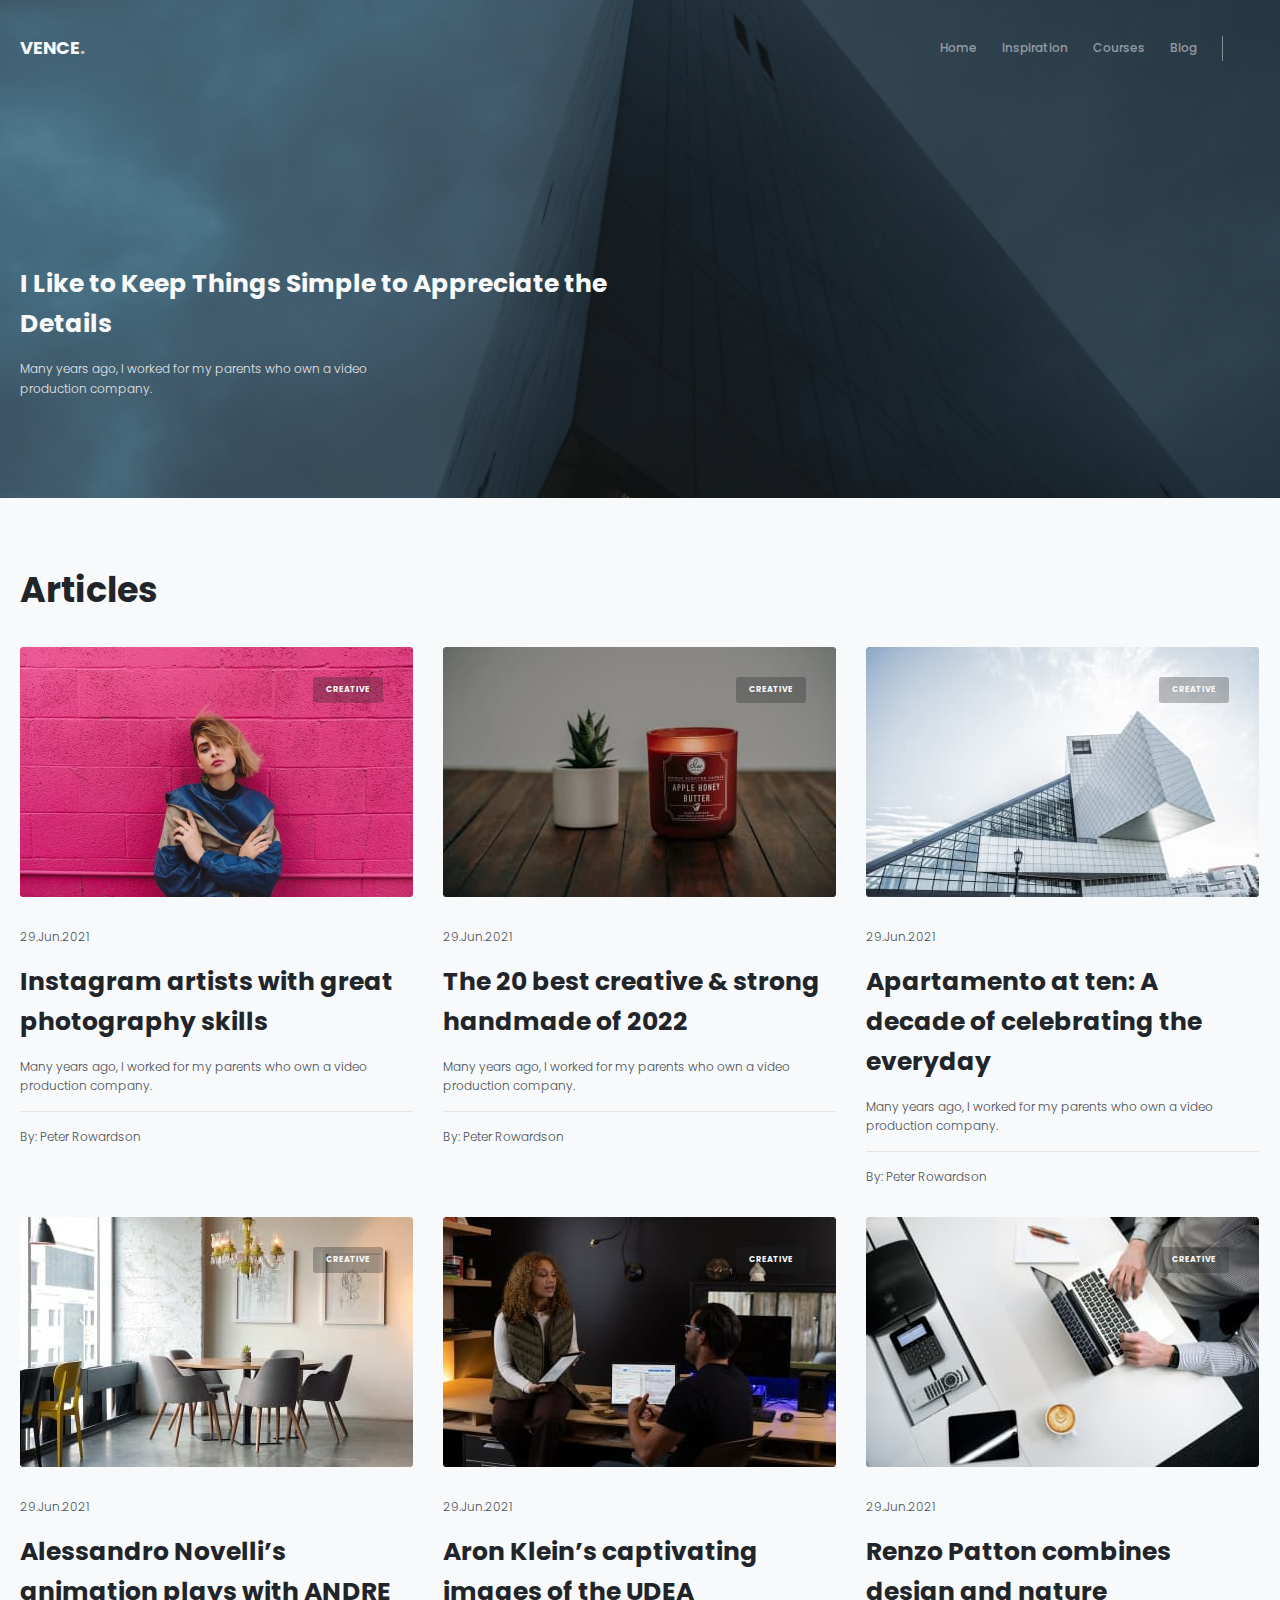
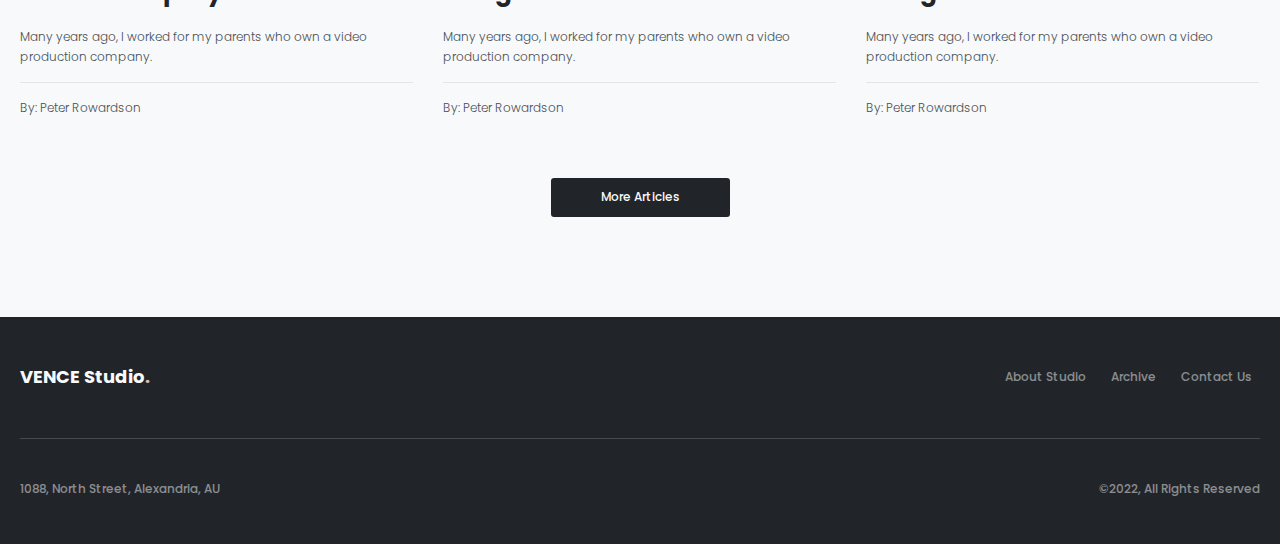
<file: index.html>
<!DOCTYPE html>
<html lang="en">

<head>
	<meta charset="UTF-8">
	<meta http-equiv="X-UA-Compatible" content="IE=edge">
	<meta name="viewport" content="width=device-width, initial-scale=1.0">
	<title>Vence.</title>
	<link rel="preconnect" href="https://fonts.googleapis.com">
	<link rel="preconnect" href="https://fonts.gstatic.com" crossorigin>
	<link href="https://fonts.googleapis.com/css2?family=Poppins:wght@300;500;700&display=swap" rel="stylesheet">
	<link rel="stylesheet" href="https://cdn.jsdelivr.net/npm/modern-normalize@2.0.0/modern-normalize.min.css">
	<link rel="stylesheet" href="./css/style.css">
</head>

<body>
	<header class="header">
		<div class="container">
			<div class="header-container">
				<nav class="nav">
					<a href="./index.html" class="logo">VENCE<span>.</span></a>
					<ul class="list">
						<li class="list-nav__item">
							<a href="#" class="nav-link fw-500" aria-label="Home">Home</a>
						</li>
						<li class="list-nav__item">
							<a href="#" class="nav-link fw-500" aria-label="Inspiration">Inspiration</a>
						</li>
						<li class="list-nav__item">
							<a href="#" class="nav-link fw-500" aria-label="Courses">Courses</a>
						</li>
						<li class="list-nav__item">
							<a href="./blog.html" class="nav-link fw-500" aria-label="Blog">Blog</a>
						</li>
					</ul>
				</nav>
			</div>
		</div>
	</header>
	<main class="main">
		<section class="hero">
			<div class="container">
				<h1 class="hero-title">I Like to Keep Things Simple to Appreciate the Details</h1>
				<p class="hero-paragraph fw-300">Many years ago, I worked for my parents who own a video
					production company.</p>
			</div>
		</section>
		<section class="articles">
			<div class="container">
				<h2 class="title">Articles</h2>
				<section class="articles-block">
					<article class="article">
						<ul class="article-list">
							<li class="article-list__item">
								<a href="#" class="category">CREATIVE</a>
							</li>
							<li class="article-list__item">
								<a href="./article-instagram.html" aria-label="instagram-page">
									<img src="./images/image-1.jpg" alt="girl near pink wall" class="image-item" width="393"
										height="250">
								</a>
							</li>
							<li class="article-list__item">
								<p class="date fw-300">29.Jun.2021</p>
							</li>
							<li class="article-list__item">
								<a href="./article-instagram.html" aria-label="instagram-page">
									<h3 class="subtitle">Instagram artists with great photography skills</h3>
								</a>
							</li>
							<li class="article-list__item">
								<p class="item-paragraph fw-300">Many years ago, I worked for my parents who own a video
									production company.</p>
							</li>
							<li class="article-list__item">
								<p class="author fw-300">By: Peter Rowardson</p>
							</li>
						</ul>
					</article>
					<article class="article">
						<ul class="article-list">
							<li class="article-list__item">
								<a href="#" class="category">CREATIVE</a>
							</li>
							<li class="article-list__item">
								<a href="#">
									<img src="./images/image-2.jpg" alt="apple honey candle" class="image-item" width="393"
										height="250">
								</a>
							</li>
							<li class="article-list__item">
								<p class="date fw-300">29.Jun.2021</p>
							</li>
							<li class="article-list__item">
								<a href="">
									<h3 class="subtitle">The 20 best creative & strong handmade of 2022</h3>
								</a>
							</li>
							<li class="article-list__item">
								<p class="item-paragraph fw-300">Many years ago, I worked for my parents who own a video
									production company.</p>
							</li>
							<li class="article-list__item">
								<p class="author fw-300">By: Peter Rowardson</p>
							</li>
						</ul>
					</article>
					<article class="article">
						<ul class="article-list">
							<li class="article-list__item">
								<a href="#" class="category">CREATIVE</a>
							</li>
							<li class="article-list__item">
								<a href="#">
									<img src="./images/image-3.jpg" alt="glass building" class="image-item" width="393"
										height="250">
								</a>
							</li>
							<li class="article-list__item">
								<p class="date fw-300">29.Jun.2021</p>
							</li>
							<li class="article-list__item">
								<a href="">
									<h3 class="subtitle">Apartamento at ten: A decade of celebrating the everyday</h3>
								</a>
							</li>
							<li class="article-list__item">
								<p class="item-paragraph fw-300">Many years ago, I worked for my parents who own a video
									production company.</p>
							</li>
							<li class="article-list__item">
								<p class="author fw-300">By: Peter Rowardson</p>
							</li>
						</ul>
					</article>
					<article class="article">
						<ul class="article-list">
							<li class="article-list__item">
								<a href="#" class="category">CREATIVE</a>
							</li>
							<li class="article-list__item">
								<a href="#">
									<img src="./images/image-4.jpg" alt="office" class="image-item" width="393" height="250">
								</a>
							</li>
							<li class="article-list__item">
								<p class="date fw-300">29.Jun.2021</p>
							</li>
							<li class="article-list__item">
								<a href="">
									<h3 class="subtitle">Alessandro Novelli’s animation plays with ANDRE</h3>
								</a>
							</li>
							<li class="article-list__item">
								<p class="item-paragraph fw-300">Many years ago, I worked for my parents who own a video
									production company.</p>
							</li>
							<li class="article-list__item">
								<p class="author fw-300">By: Peter Rowardson</p>
							</li>
						</ul>
					</article>

					<article class="article">
						<ul class="article-list">
							<li class="article-list__item">
								<a href="#" class="category">CREATIVE</a>
							</li>
							<li class="article-list__item">
								<a href="#">
									<img src="./images/image-5.jpg" alt="team work" class="image-item" width="393" height="250">
								</a>
							</li>
							<li class="article-list__item">
								<p class="date fw-300">29.Jun.2021</p>
							</li>
							<li class="article-list__item">
								<a href="">
									<h3 class="subtitle">Aron Klein’s captivating images of the UDEA</h3>
								</a>
							</li>
							<li class="article-list__item">
								<p class="item-paragraph fw-300">Many years ago, I worked for my parents who own a video
									production company.</p>
							</li>
							<li class="article-list__item">
								<p class="author fw-300">By: Peter Rowardson</p>
							</li>
						</ul>
					</article>
					<article class="article">
						<ul class="article-list">
							<li class="article-list__item">
								<a href="#" class="category">CREATIVE</a>
							</li>
							<li class="article-list__item">
								<a href="#">
									<img src="./images/image-6.jpg" alt="man work in laptop" class="image-item" width="393"
										height="250">
								</a>
							</li>
							<li class="article-list__item">
								<p class="date fw-300">29.Jun.2021</p>
							</li>
							<li class="article-list__item">
								<a href="">
									<h3 class="subtitle">Renzo Patton combines design and nature</h3>
								</a>
							</li>
							<li class="article-list__item">
								<p class="item-paragraph fw-300">Many years ago, I worked for my parents who own a video
									production company.</p>
							</li>
							<li class="article-list__item">
								<p class="author fw-300">By: Peter Rowardson</p>
							</li>
						</ul>
					</article>
				</section>
				<button type="button" class="article-button fw-500">More Articles</button>
			</div>
		</section>
	</main>
	<footer class="footer">
		<div class="container">
			<div class="menu-footer">
				<a href="./index.html" class="logo-footer">VENCE Studio<span>.</span></a>
				<ul class="list-footer">
					<li class="list-nav__item">
						<a href="#" class="nav-link fw-500" aria-label="About menuStudio" target="_blank">About Studio</a>
					</li>
					<li class="list-nav__item">
						<a href="#" class="nav-link fw-500" aria-label="Archive" target="_blank">Archive</a>
					</li>
					<li class="list-nav__item">
						<a href="#" class="nav-link fw-500" aria-label="Contact Us" target="_blank">Contact Us</a>
					</li>
				</ul>
			</div>
			<div class="footer-bottom">
				<address class="address fw-500">1088, North Street, Alexandria, AU</address>
				<p class="footer-paragraph fw-500">&copy;2022, All Rights Reserved</p>
			</div>
		</div>
	</footer>
</body>

</html>
</file>
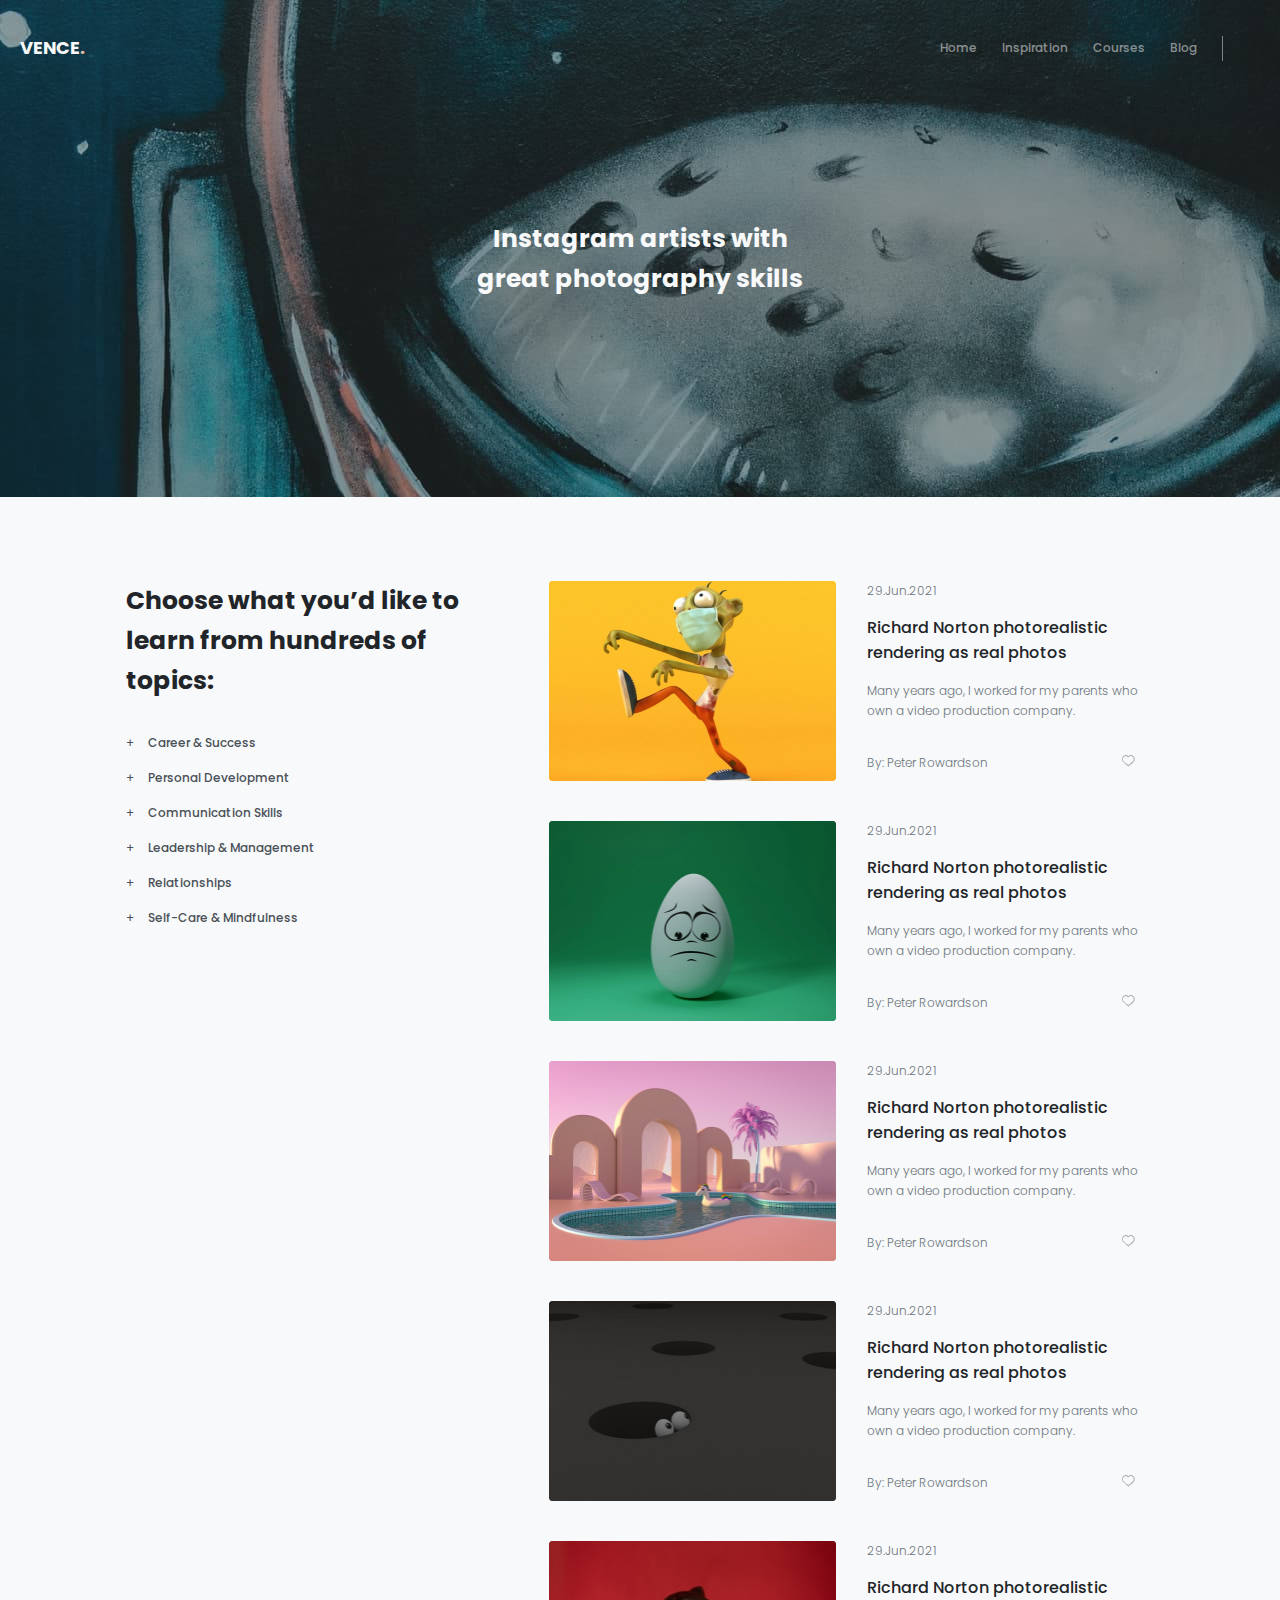
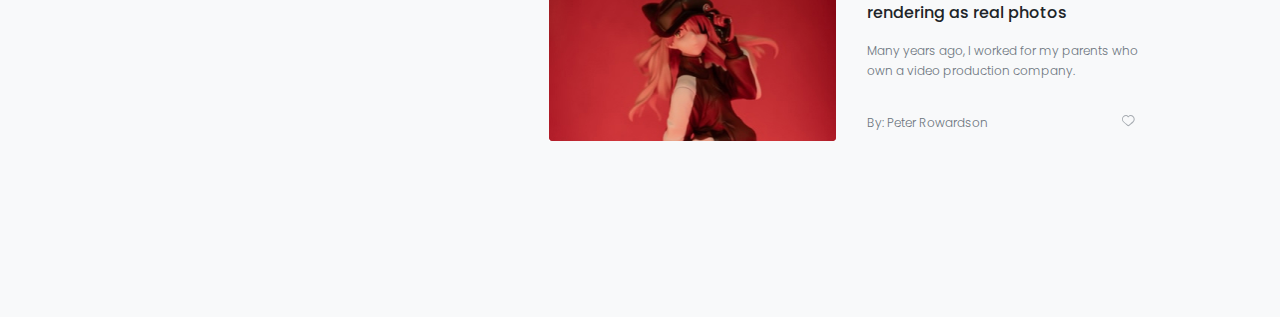
<file: article-instagram.html>
<!DOCTYPE html>
<html lang="en">

<head>
	<meta charset="UTF-8">
	<meta http-equiv="X-UA-Compatible" content="IE=edge">
	<meta name="viewport" content="width=device-width, initial-scale=1.0">
	<title>Vence.</title>
	<link rel="preconnect" href="https://fonts.googleapis.com">
	<link rel="preconnect" href="https://fonts.gstatic.com" crossorigin>
	<link href="https://fonts.googleapis.com/css2?family=Poppins:wght@300;500;700&display=swap" rel="stylesheet">
	<link rel="stylesheet" href="https://cdn.jsdelivr.net/npm/modern-normalize@2.0.0/modern-normalize.min.css">
	<link rel="stylesheet" href="./css/style.css">
</head>


<body>
	<header class="header">
		<div class="container">
			<div class="header-container">
				<nav class="nav">
					<a href="./index.html" class="logo">VENCE<span>.</span></a>
					<ul class="list">
						<li class="list-nav__item">
							<a href="./index.html" class="nav-link fw-500" aria-label="Home">Home</a>
						</li>
						<li class="list-nav__item">
							<a href="#" class="nav-link fw-500" aria-label="Inspiration">Inspiration</a>
						</li>
						<li class="list-nav__item">
							<a href="#" class="nav-link fw-500" aria-label="Courses">Courses</a>
						</li>
						<li class="list-nav__item">
							<a href="./blog.html" class="nav-link fw-500" aria-label="Blog">Blog</a>
						</li>
					</ul>
				</nav>
			</div>
		</div>
	</header>
	<main>
		<section class="hero-instagram hero">
			<div class="container">
				<h1 class="hero-title__instagram">Instagram artists with great
					photography skills</h1>
			</div>
		</section>
		<section class="container-instagram">
			<section class="sidebar">
				<h2 class="sidebar-title subtitle">Choose what you’d like to learn from hundreds of topics:</h2>
				<ul class="sidebar-instagram">
					<li class="sidebar-instagram__item">
						<button type="button" class="button-category-instagram">Career & Success</button>
					</li>
					<li class="sidebar-instagram__item">
						<button type="button" class="button-category-instagram">Personal Development</button>
					</li>
					<li class="sidebar-instagram__item">
						<button type="button" class="button-category-instagram">Communication Skills</button>
					</li>
					<li class="sidebar-instagram__item">
						<button type="button" class="button-category-instagram">Leadership & Management</button>
					</li>
					<li class="sidebar-instagram__item">
						<button type="button" class="button-category-instagram">Relationships</button>
					</li>
					<li class="sidebar-instagram__item">
						<button type="button" class="button-category-instagram">Self-Care & Mindfulness</button>
					</li>
				</ul>
			</section>
			<section class="main-block">
				<article class="article-instagram">
					<a href="#">
						<img src="./images/article-instagram/zombie.jpg" alt="zombie" class="image-item__instagram"
							width="287" height="200">
					</a>
					<ul class="instagram-list">
						<li class="instagram-list__item">
							<p class="date-instagram fw-300">29.Jun.2021</p>
						</li>
						<li class="instagram-list__item">
							<button type="button">
								<h3 class="subtitle-instagram fw-500">Richard Norton photorealistic rendering as real photos
								</h3>
							</button>
						</li>
						<li class="instagram-list__item">
							<p class="item-paragraph-instagram fw-300">Many years ago, I worked for my parents who own a video
								production company.</p>
						</li>
						<li class="instagram-list__item">
							<p class="author-instagram author fw-300">By: Peter Rowardson</p>
							<button type="button" class="button-like">
								<img src="./images/article-instagram/like.svg" alt="like-button">
							</button>
						</li>
					</ul>
				</article>
				<article class="article-instagram">
					<a href="#">
						<img src="./images/article-instagram/sad-egg.jpg" alt="sad-egg" class="image-item__instagram"
							width="287" height="200">
					</a>
					<ul class="instagram-list">
						<li class="instagram-list__item">
							<p class="date-instagram fw-300">29.Jun.2021</p>
						</li>
						<li class="instagram-list__item">
							<button type="button">
								<h3 class="subtitle-instagram fw-500">Richard Norton photorealistic rendering as real photos
								</h3>
							</button>
						</li>
						<li class="instagram-list__item">
							<p class="item-paragraph-instagram fw-300">Many years ago, I worked for my parents who own a video
								production company.</p>
						</li>
						<li class="instagram-list__item">
							<p class="author-instagram author fw-300">By: Peter Rowardson</p>
							<button type="button" class="button-like">
								<img src="./images/article-instagram/like.svg" alt="like-button">
							</button>
						</li>
					</ul>
				</article>
				<article class="article-instagram">
					<a href="#">
						<img src="./images/article-instagram/oasis.jpg" alt="pink oasis" class="image-item__instagram"
							width="287" height="200">
					</a>
					<ul class="instagram-list">
						<li class="instagram-list__item">
							<p class="date-instagram fw-300">29.Jun.2021</p>
						</li>
						<li class="instagram-list__item">
							<button type="button">
								<h3 class="subtitle-instagram fw-500">Richard Norton photorealistic rendering as real photos
								</h3>
							</button>
						</li>
						<li class="instagram-list__item">
							<p class="item-paragraph-instagram fw-300">Many years ago, I worked for my parents who own a video
								production company.</p>
						</li>
						<li class="instagram-list__item">
							<p class="author-instagram author fw-300">By: Peter Rowardson</p>
							<button type="button" class="button-like">
								<img src="./images/article-instagram/like.svg" alt="like-button">
							</button>
						</li>
					</ul>
				</article>
				<article class="article-instagram">
					<a href="#">
						<img src="./images/article-instagram/pit-eyes.jpg" alt="pit with eyes" class="image-item__instagram"
							width="287" height="200">
					</a>
					<ul class="instagram-list">
						<li class="instagram-list__item">
							<p class="date-instagram fw-300">29.Jun.2021</p>
						</li>
						<li class="instagram-list__item">
							<button type="button">
								<h3 class="subtitle-instagram fw-500">Richard Norton photorealistic rendering as real photos
								</h3>
							</button>
						</li>
						<li class="instagram-list__item">
							<p class="item-paragraph-instagram fw-300">Many years ago, I worked for my parents who own a video
								production company.</p>
						</li>
						<li class="instagram-list__item">
							<p class="author-instagram author fw-300">By: Peter Rowardson</p>
							<button type="button" class="button-like">
								<img src="./images/article-instagram/like.svg" alt="like-button">
							</button>
						</li>
					</ul>
				</article>
				<article class="article-instagram">
					<a href="#">
						<img src="./images/article-instagram/anime-girl.jpg" alt="anime-girl" class="image-item__instagram"
							width="287" height="200">
					</a>
					<ul class="instagram-list">
						<li class="instagram-list__item">
							<p class="date-instagram fw-300">29.Jun.2021</p>
						</li>
						<li class="instagram-list__item">
							<button type="button">
								<h3 class="subtitle-instagram fw-500">Richard Norton photorealistic rendering as real photos
								</h3>
							</button>
						</li>
						<li class="instagram-list__item">
							<p class="item-paragraph-instagram fw-300">Many years ago, I worked for my parents who own a video
								production company.</p>
						</li>
						<li class="instagram-list__item">
							<p class="author-instagram author fw-300">By: Peter Rowardson</p>
							<button type="button" class="button-like">
								<img src="./images/article-instagram/like.svg" alt="like-button">
							</button>
						</li>
					</ul>
				</article>
			</section>
		</section>
	</main>
	<footer></footer>
</body>
</file>
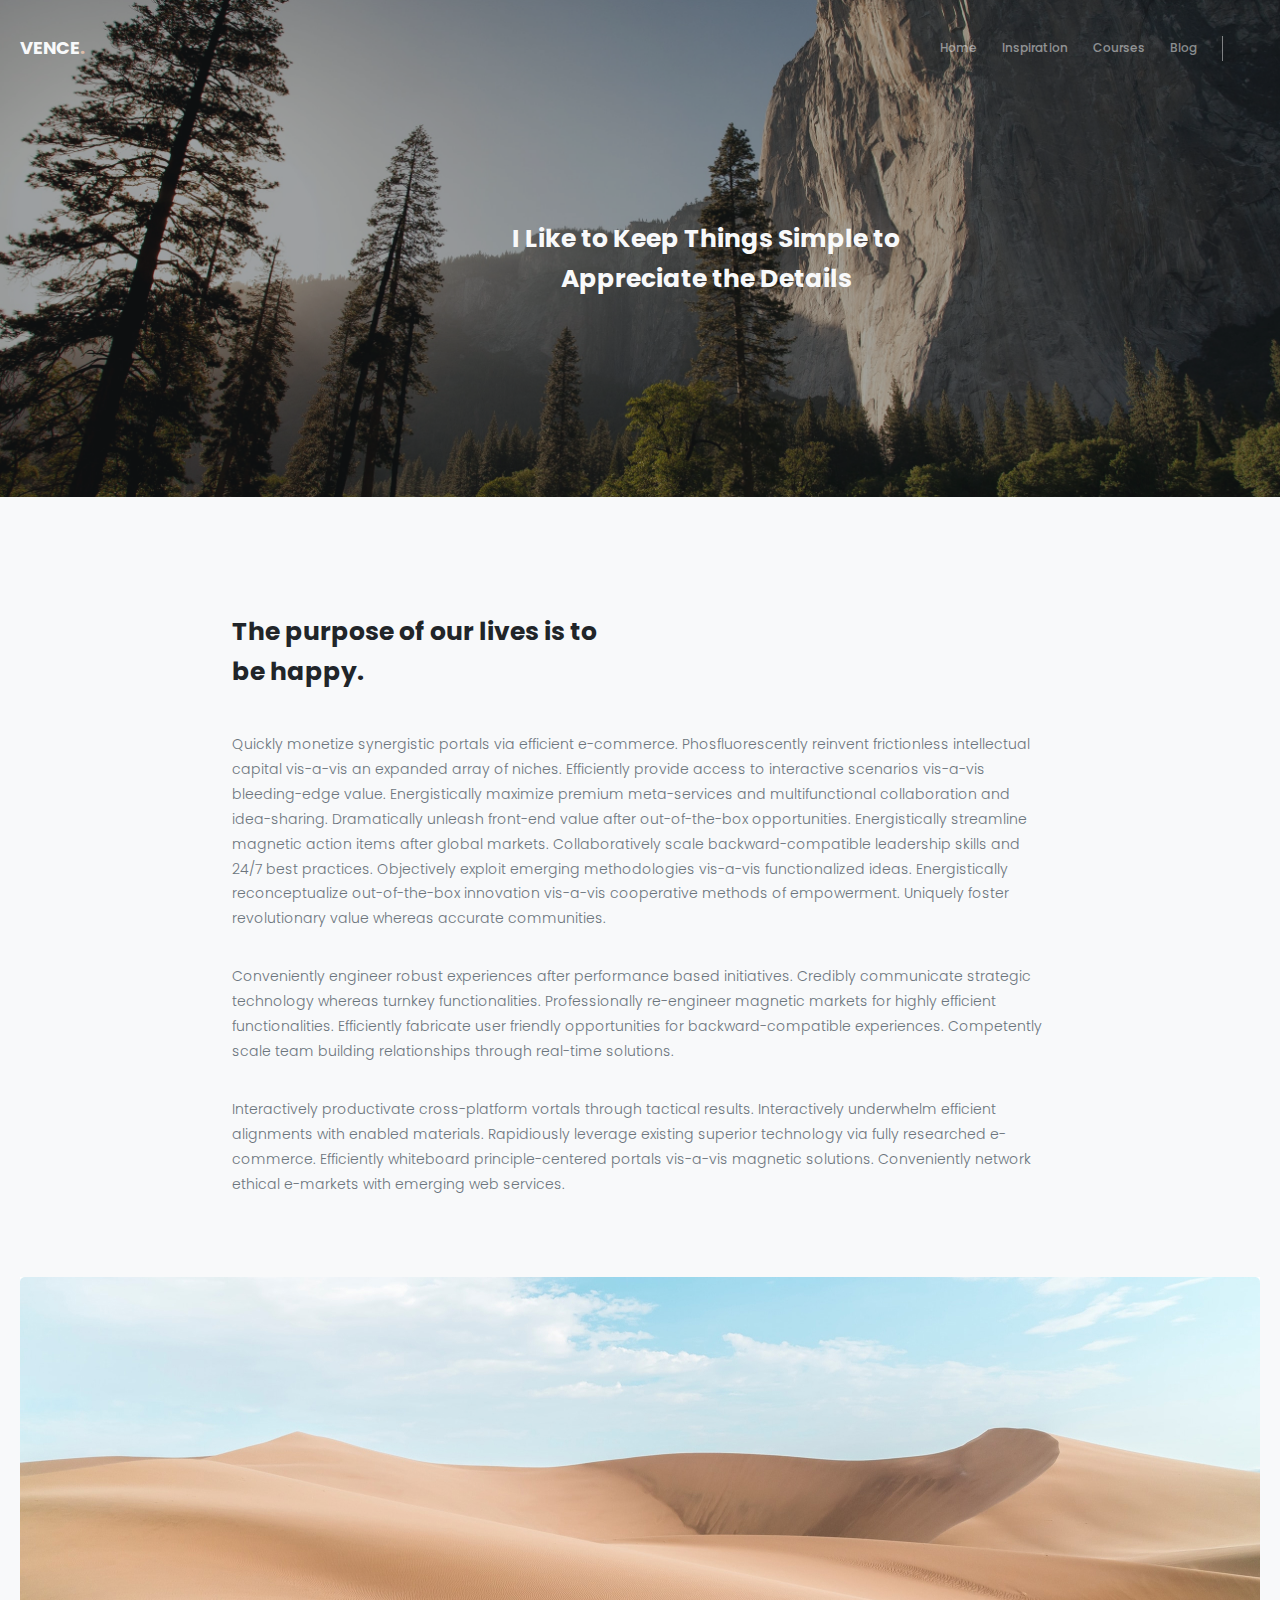
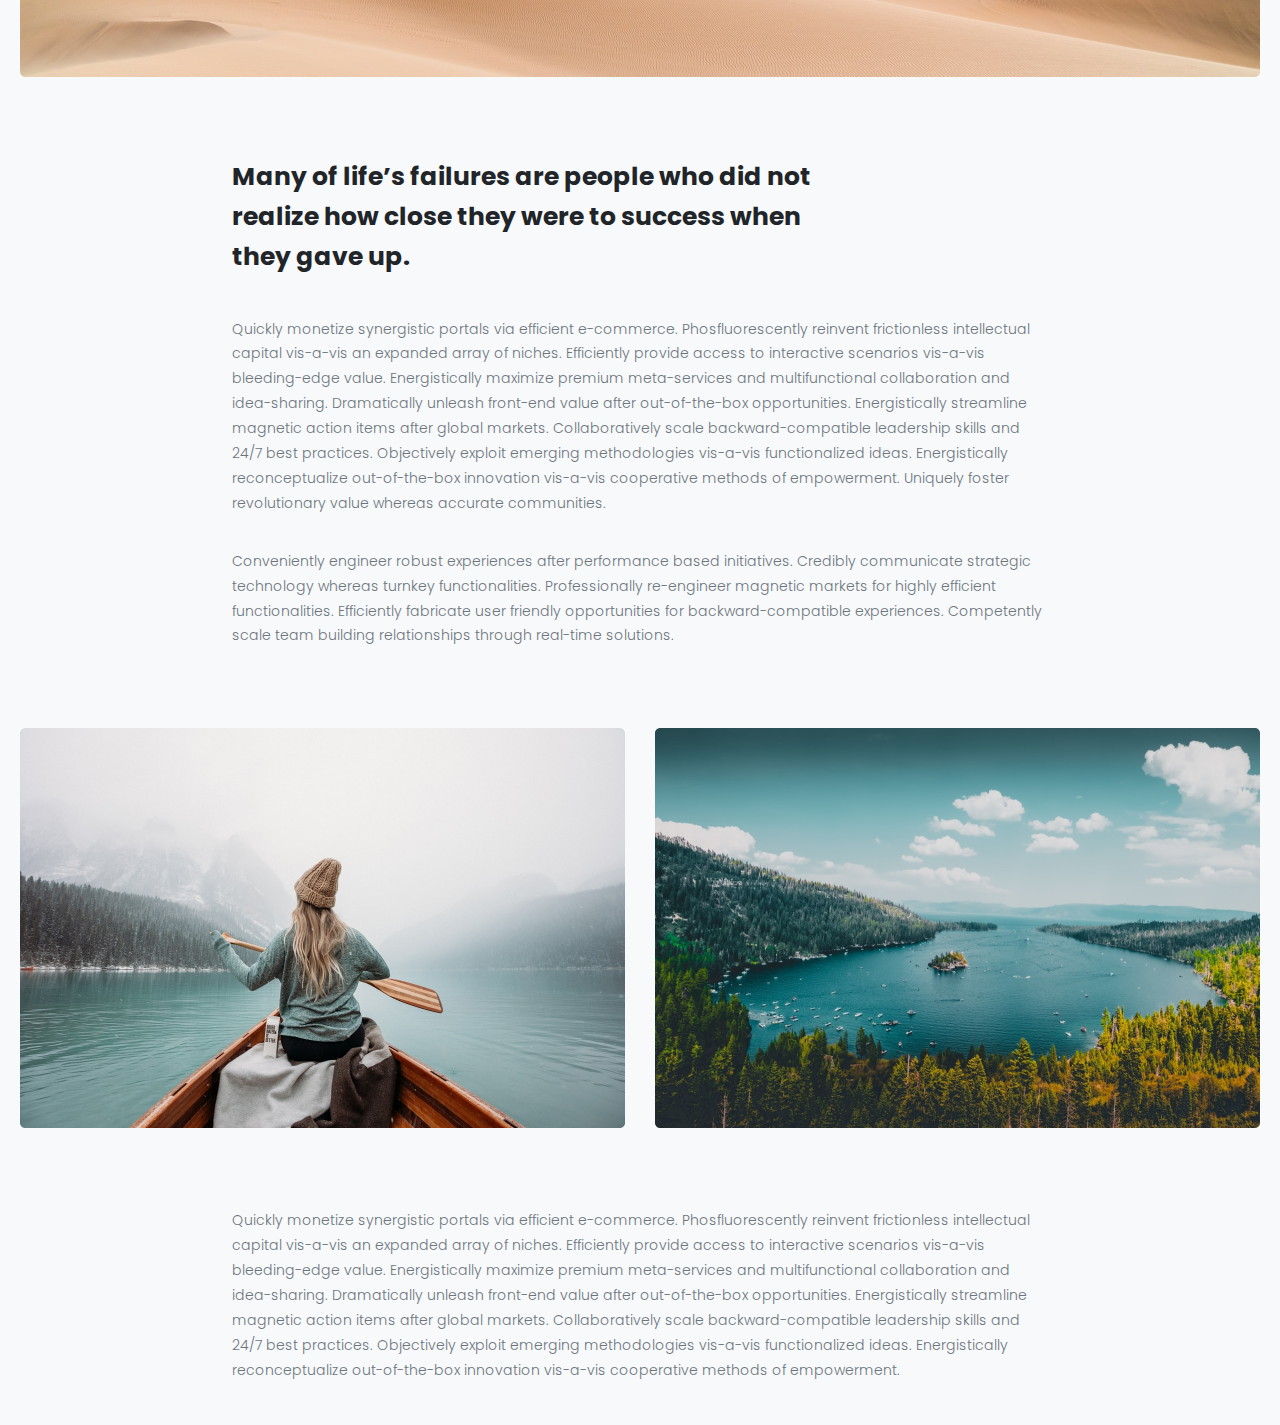
<file: blog.html>
<!DOCTYPE html>
<html lang="en">

<head>
	<meta charset="UTF-8">
	<meta http-equiv="X-UA-Compatible" content="IE=edge">
	<meta name="viewport" content="width=device-width, initial-scale=1.0">
	<title>Vence.</title>
	<link rel="preconnect" href="https://fonts.googleapis.com">
	<link rel="preconnect" href="https://fonts.gstatic.com" crossorigin>
	<link href="https://fonts.googleapis.com/css2?family=Poppins:wght@300;500;700&display=swap" rel="stylesheet">
	<link rel="stylesheet" href="https://cdn.jsdelivr.net/npm/modern-normalize@2.0.0/modern-normalize.min.css">
	<link rel="stylesheet" href="./css/style.css">
</head>

<body>
	<header class="header">
		<div class="container">
			<div class="header-container">
				<nav class="nav">
					<a href="./index.html" class="logo">VENCE<span>.</span></a>
					<ul class="list">
						<li class="list-nav__item">
							<a href="./index.html" class="nav-link fw-500" aria-label="Home">Home</a>
						</li>
						<li class="list-nav__item">
							<a href="#" class="nav-link fw-500" aria-label="Inspiration">Inspiration</a>
						</li>
						<li class="list-nav__item">
							<a href="#" class="nav-link fw-500" aria-label="Courses">Courses</a>
						</li>
						<li class="list-nav__item">
							<a href="#" class="nav-link fw-500" aria-label="Blog">Blog</a>
						</li>
					</ul>
				</nav>
			</div>
		</div>
	</header>
	<main>
		<section class="hero-blog hero-instagram hero">
			<div class="container">
				<h1 class="hero-title__blog hero-title__instagram">I Like to Keep Things Simple to
					Appreciate the Details</h1>
			</div>
		</section>
		<section class="blog-section">
			<div class="container-blog__text">
				<h2 class="blog-title">The purpose of our lives is to be happy.</h2>
				<p class="blog-paragraph fw-300">
					Quickly monetize synergistic portals via efficient e-commerce. Phosfluorescently reinvent frictionless
					intellectual
					capital vis-a-vis an expanded array of niches. Efficiently provide access to interactive scenarios
					vis-a-vis
					bleeding-edge value. Energistically maximize premium meta-services and multifunctional collaboration and
					idea-sharing.
					Dramatically unleash front-end value after out-of-the-box opportunities. Energistically streamline
					magnetic action items
					after global markets. Collaboratively scale backward-compatible leadership skills and 24/7 best
					practices. Objectively
					exploit emerging methodologies vis-a-vis functionalized ideas. Energistically reconceptualize
					out-of-the-box innovation
					vis-a-vis cooperative methods of empowerment. Uniquely foster revolutionary value whereas accurate
					communities.
				</p>

				<p class="blog-paragraph fw-300">
					Conveniently engineer robust experiences after performance based initiatives. Credibly communicate
					strategic technology
					whereas turnkey functionalities. Professionally re-engineer magnetic markets for highly efficient
					functionalities.
					Efficiently fabricate user friendly opportunities for backward-compatible experiences. Competently scale
					team building
					relationships through real-time solutions.
				</p>

				<p class="blog-paragraph fw-300">
					Interactively productivate cross-platform vortals through tactical results. Interactively underwhelm
					efficient
					alignments with enabled materials. Rapidiously leverage existing superior technology via fully researched
					e-commerce.
					Efficiently whiteboard principle-centered portals vis-a-vis magnetic solutions. Conveniently network
					ethical e-markets
					with emerging web services.
				</p>
			</div>
			<div class="container-blog__image">
				<img src="./images/blog/desert.jpg" alt="desert" width="1240" height="400">
			</div>
		</section>
		<section class="blog-section">
			<div class="container-text__second container-blog__text">
				<h2 class="blog-second-title blog-title">Many of life’s failures are people who did not realize how close
					they were to success
					when they gave up.</h2>
				<p class="blog-second-paragraph blog-paragraph fw-300">
					Quickly monetize synergistic portals via efficient e-commerce. Phosfluorescently reinvent frictionless
					intellectual
					capital vis-a-vis an expanded array of niches. Efficiently provide access to interactive scenarios
					vis-a-vis
					bleeding-edge value. Energistically maximize premium meta-services and multifunctional collaboration and
					idea-sharing.
					Dramatically unleash front-end value after out-of-the-box opportunities. Energistically streamline
					magnetic action items
					after global markets. Collaboratively scale backward-compatible leadership skills and 24/7 best
					practices. Objectively
					exploit emerging methodologies vis-a-vis functionalized ideas. Energistically reconceptualize
					out-of-the-box innovation
					vis-a-vis cooperative methods of empowerment. Uniquely foster revolutionary value whereas accurate
					communities.
				</p>

				<p class="blog-second-paragraph blog-paragraph fw-300">
					Conveniently engineer robust experiences after performance based initiatives. Credibly communicate
					strategic technology
					whereas turnkey functionalities. Professionally re-engineer magnetic markets for highly efficient
					functionalities.
					Efficiently fabricate user friendly opportunities for backward-compatible experiences. Competently scale
					team building
					relationships through real-time solutions.
				</p>
			</div>
			<div class="blog-image__second container-blog__image">
				<img src="./images/blog/girl-on-boat.jpg" alt="girl on boat">
				<img src="./images/blog/lake.jpg" alt="lake">
			</div>
			<div class="container-text__third container-blog__text">
				<p class="blog-second-paragraph blog-paragraph fw-300">
					Quickly monetize synergistic portals via efficient e-commerce. Phosfluorescently reinvent frictionless
					intellectual
					capital vis-a-vis an expanded array of niches. Efficiently provide access to interactive scenarios
					vis-a-vis
					bleeding-edge value. Energistically maximize premium meta-services and multifunctional collaboration and
					idea-sharing.
					Dramatically unleash front-end value after out-of-the-box opportunities. Energistically streamline
					magnetic
					action items
					after global markets. Collaboratively scale backward-compatible leadership skills and 24/7 best
					practices.
					Objectively
					exploit emerging methodologies vis-a-vis functionalized ideas. Energistically reconceptualize
					out-of-the-box
					innovation
					vis-a-vis cooperative methods of empowerment.
				</p>
			</div>
		</section>
	</main>
</body>
</file>
<file: css/style.css>
:root {
}

h1,
h2,
h3,
h4,
h5,
h6,
p {
	margin: 0;
}

ul,
ol {
	list-style: none;
	padding-left: 0;
	margin: 0;
}
a {
	text-decoration: none;
}
img {
	display: block;
	max-width: 100%;
}
body {
	font-family: "Poppins", sans-serif;
	font-size: 12px;
	line-height: 2.08;
	background: #f8f9fa;
	min-height: 100vh;
	display: flex;
	flex-direction: column;
}
main {
	flex-grow: 1;
}
button {
	cursor: pointer;
	border: none;
	background: #f8f9fa;
	padding: 0;
}
/*---------------------------------------------------------*/
:root {
}
.container {
	width: 1270px;
	margin: 0 auto;
	padding: 0 15px;
}
.fw-500 {
	font-weight: 500;
}
.fw-300 {
	font-weight: 300;
	font-size: 12px;
	line-height: 1.66;
	color: #495057;
}

/*---------------------------------------------------------*/
.header {
}
.header-container {
	margin-top: 36px;
	position: absolute;
	z-index: 1;
}
.nav {
	width: 1203px;
	display: flex;
	justify-content: space-between;
	align-items: center;
}
.logo {
	font-weight: 700;
	font-size: 18px;
	line-height: 1.38;
	color: #f8f9fa;
}
.logo span {
	color: #ddbea9;
}
.list {
	display: flex;
	gap: 25px;
	padding: 0 25px;
	border-right: 1px solid rgba(229, 229, 229, 0.5);
}
.nav-link {
	color: rgba(248, 249, 250, 0.5);
}

.list-nav-item {
}
.list-nav__item:hover {
	display: inline;
	border-bottom: 2px solid #ddbea9;
	margin-bottom: -2px;
}
/*---------------------------------------------------------*/

.hero {
	background-image: url(../images/hero-main.png);
	padding-top: 264px;
	padding-bottom: 99px;
	background-repeat: no-repeat;
	background-position: 50%;
	background-size: cover;
}
.hero-title {
	width: 605px;
	font-size: 25px;
	line-height: 1.6;
	color: #f8f9fa;
	margin-bottom: 15px;
}
.hero-paragraph {
	width: 357px;
	font-size: 12px;
	line-height: 1.66;
	color: #e5e5e5;
}
/*---------------------------------------------------------*/
.articles {
	display: flex;
	flex-wrap: wrap;
	/* для адаптиву флекси. щоб статті переносилися*/
	padding-top: 80px;
	padding-bottom: 100px;
	background: #f8f9fa;
}
.title {
	font-size: 35px;
	line-height: 0.71;
	color: #212529;
	margin-bottom: 44px;
}
.articles-block {
	display: flex;
	gap: 30px;
	flex-wrap: wrap;
	margin-bottom: 60px;
}
.article {
}
.category {
	position: absolute;
	top: 30px;
	right: 30px;
	z-index: 2;
	padding: 3px 13px;
	background: rgba(33, 37, 41, 0.3);
	border-radius: 3px;
	font-weight: 700;
	font-size: 8px;
	line-height: 2.5;
	text-align: center;
	color: #f8f9fa;
}
.article-list {
	max-width: 393px;
	position: relative;
}
.article-list__item {
}
.image-item {
	margin-bottom: 30px;
}
.date {
	margin-bottom: 15px;
}
.subtitle {
	font-size: 25px;
	line-height: 1.6;
	color: #212529;
	margin-bottom: 15px;
	text-align: start;
}
.item-paragraph {
	border-bottom: 1px solid #e5e5e5;
	padding-bottom: 15px;
	margin-bottom: 15px;
}
.author {
}

.article-button {
	font-weight: 500;
	font-size: 12px;
	line-height: 2.08;
	text-align: center;
	color: #f8f9fa;
	background: #212529;
	border-radius: 3px;
	padding: 7px 50px;
	margin-left: 531px;
}

.article-button:active {
	background-color: #ddbea9;
}
/*---------------------------------------------------------*/
.footer {
	padding-top: 40px;
	padding-bottom: 45px;
	background-color: #212529;
}
.logo-footer {
	font-weight: 700;
	font-size: 18px;
	line-height: 1.38;
	color: #f8f9fa;
}
.logo-footer span {
	color: #ddbea9;
}
.list-footer {
	display: flex;
	gap: 25px;
	padding: 8px;
}
.menu-footer {
	display: flex;
	justify-content: space-between;
	align-items: center;
	padding-bottom: 40px;
	border-bottom: 1px solid rgba(229, 229, 229, 0.2);
}
.footer-bottom {
	display: flex;
	align-items: center;
	justify-content: space-between;
	padding-top: 40px;
}
.address {
	font-style: normal;
	font-size: 12px;
	line-height: 1.66;
	color: rgba(248, 249, 250, 0.5);
}
.footer-paragraph {
	font-size: 12px;
	line-height: 1.66;
	color: rgba(248, 249, 250, 0.5);
}
/*---------------------------------------------------------*/
.hero-instagram {
	background-image: url(../images/article-instagram/hero-instagram.jpg);
	padding-top: 219px;
	padding-bottom: 198px;
}
.hero-title__instagram {
	max-width: 362px;
	text-align: center;
	font-size: 25px;
	line-height: 1.6;
	color: #f8f9fa;
	margin-left: 439px;
}
/*---------------------------------------------------------*/

.button-category-instagram {
	font-weight: 500;
	font-size: 12px;
	line-height: 2.08;
	color: #495057;
}
.sidebar-title {
	width: 387px;
	margin-bottom: 30px;
}

.sidebar-instagram__item::before {
	content: "+";
	padding-right: 10px;
	color: #495057;
}
.sidebar-instagram__item:not(:last-child) {
	margin-bottom: 10px;
}
/*---------------------------------------------------------*/
.container-instagram {
	width: 1058px;
	margin: 0 auto;
	padding: 0 15px;
	display: flex;
	gap: 36px;
	padding-top: 84px;
	padding-bottom: 176px;
}

.main-block {
}
.article-instagram {
	display: flex;
	gap: 31px;
}
.article-instagram:not(:last-child) {
	margin-bottom: 40px;
}
.instagram-list {
	display: flex;
	width: 287px;
	height: 200px;
	flex-direction: column;
}

.instagram-list__item {
}
.image-item__instagram img {
	flex-shrink: 0;
}
.date-instagram {
	color: #6c757d;
	margin-bottom: 15px;
}
.subtitle-instagram {
	font-size: 16px;
	line-height: 1.56;
	color: #212529;
	text-align: left;
	margin-bottom: 15px;
}
.item-paragraph-instagram {
	color: #6c757d;
	margin-bottom: 30px;
}
.author-instagram {
	display: inline;
	color: #6c757d;
}
.button-like {
	padding-left: 131px;
}
/*---------------------------------------------------------*/
.hero-blog {
	background-image: url(../images/blog/hero-blog.png);
	background-repeat: no-repeat;
	background-position: 50%;
	background-size: cover;
}
.hero-title__blog {
	max-width: 494px;
}
/*---------------------------------------------------------*/
.blog-section {
}
.container-blog__text {
	max-width: 846px;
	margin: 0 auto;
	padding: 0 15px;
	padding-top: 115px;
	padding-bottom: 80px;
}
.blog-title {
	max-width: 400px;
	font-weight: 700;
	font-size: 25px;
	line-height: 1.6;
	color: #212529;
	margin-bottom: 40px;
}
.blog-paragraph {
	font-size: 14px;
	line-height: 1.78;
	color: #6c757d;
}
.blog-paragraph:not(:last-child) {
	margin-bottom: 33px;
}
.container-blog__image {
	max-width: 1270px;
	margin: 0 auto;
	padding: 0 15px;
}
.container-text__second {
	padding-top: 80px;
}
.blog-second-title {
	max-width: 605px;
}
.blog-second-paragraph {
}
.blog-image__second {
	display: flex;
	gap: 30px;
}
.container-text__third {
	padding-top: 80px;
	padding-bottom: 42px;
}
</file>
